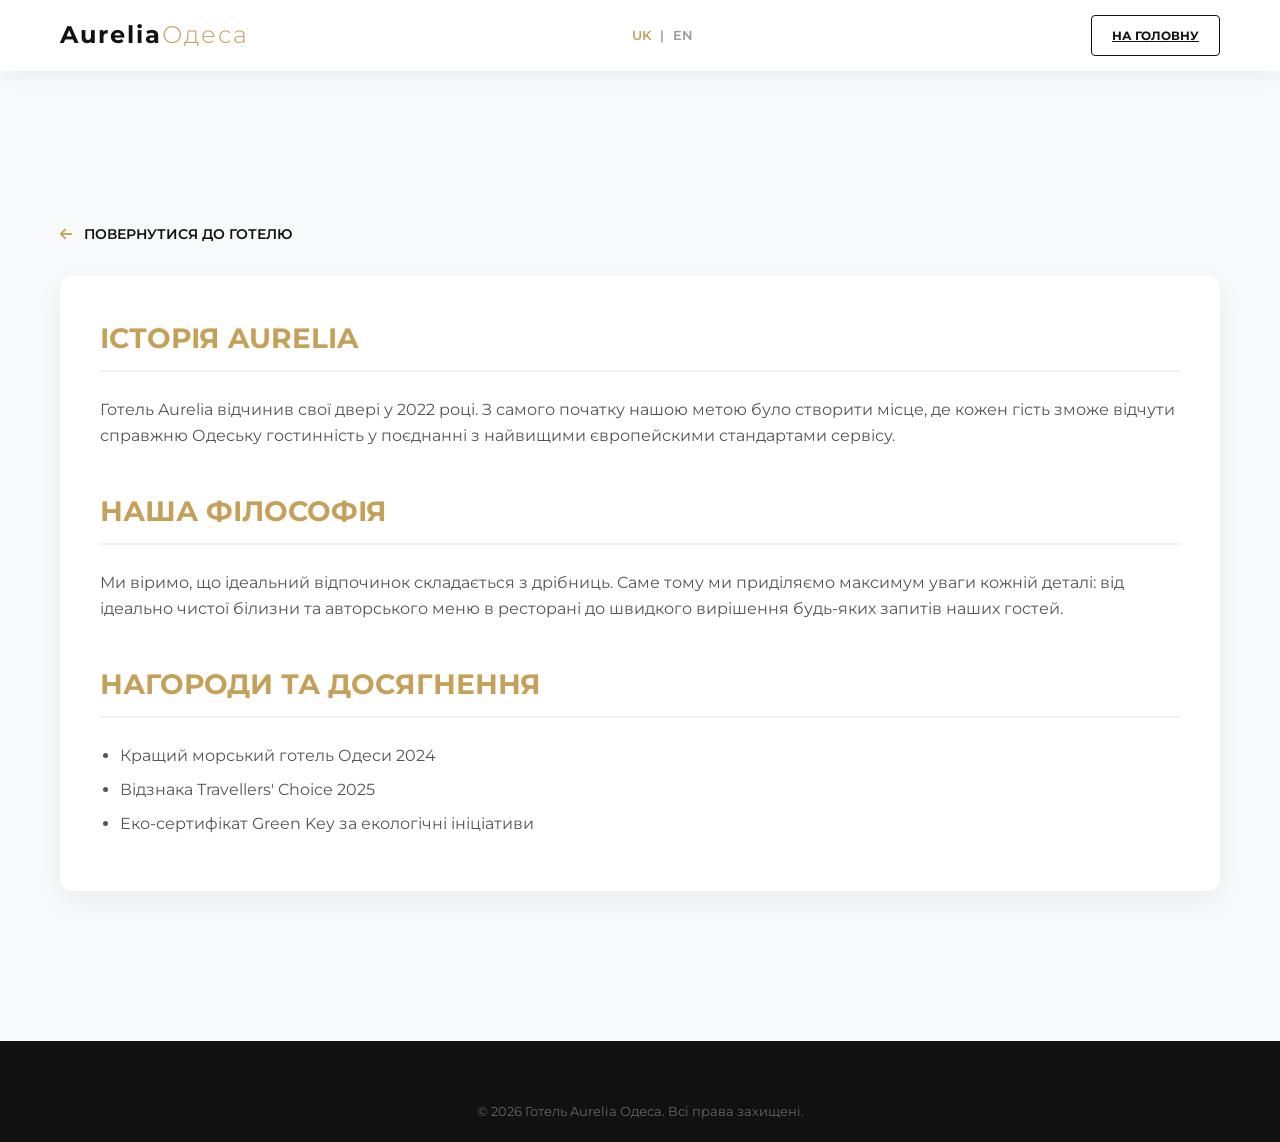
<file: about.html>
<!DOCTYPE html>
<html lang="uk">
<head>
    <meta charset="UTF-8">
    <meta name="viewport" content="width=device-width, initial-scale=1.0">
    <title>Про нас | Hotel Aurelia</title>
    <link href="https://fonts.googleapis.com/css2?family=Montserrat:wght@300;400;600;700&display=swap" rel="stylesheet">
    <link rel="stylesheet" href="https://cdnjs.cloudflare.com/ajax/libs/font-awesome/6.4.0/css/all.min.css">
    <link rel="stylesheet" href="style.css">
    <style>
        .info-page { padding-top: 150px; padding-bottom: 100px; }
        .info-block { background: #fff; padding: 40px; border-radius: 12px; box-shadow: 0 10px 30px rgba(0,0,0,0.05); margin-bottom: 50px; scroll-margin-top: 120px; }
        .info-block h2 { color: #c5a059; margin-bottom: 25px; font-size: 28px; text-transform: uppercase; border-bottom: 2px solid #f1f1f1; padding-bottom: 10px; }
        .info-block h3 { margin: 20px 0 10px 0; font-size: 18px; color: #111; }
        .info-block ul { margin-left: 20px; margin-bottom: 15px; color: #555; }
        .info-block li { margin-bottom: 8px; }
        .back-link { display: inline-block; margin-bottom: 30px; color: #111; text-decoration: none; font-weight: 600; text-transform: uppercase; font-size: 14px; transition: color 0.3s; }
        .back-link i { margin-right: 8px; color: #c5a059; }
        .back-link:hover { color: #c5a059; }
        @media (max-width: 768px) { .info-page { padding-top: 100px; } .info-block { padding: 25px; } .info-block h2 { font-size: 22px; } }
    </style>
</head>
<body class="bg-light">

    <header class="header" id="header" style="box-shadow: 0 5px 20px rgba(0,0,0,0.05); padding: 15px 0;">
        <div class="container nav-container">
            <div class="logo">
                <a href="index.html">Aurelia<span>Одеса</span></a>
            </div>
            
            <div class="header-actions">
                <div class="lang-switch">
                    <span id="lang-uk" class="active">UK</span> | <span id="lang-en">EN</span>
                </div>
            </div>
            <a href="index.html" class="btn-outline" style="padding: 10px 20px; font-size: 12px; margin-left: 15px;" data-i18n="info_home">На головну</a>
        </div>
    </header>

    <main class="container info-page">
        <a href="index.html" class="back-link"><i class="fas fa-arrow-left"></i> <span data-i18n="info_back">Повернутися до готелю</span></a>

        <div class="info-block">
            <h2 data-i18n="about_page_h2_1">Історія Aurelia</h2>
            <p style="color:#555; margin-bottom: 15px;" data-i18n="about_page_p_1">Готель Aurelia відчинив свої двері у 2022 році. З самого початку нашою метою було створити місце, де кожен гість зможе відчути справжню Одеську гостинність у поєднанні з найвищими європейскими стандартами сервісу.</p>
            
            <h2 data-i18n="about_page_h2_2" style="margin-top: 40px;">Наша філософія</h2>
            <p style="color:#555; margin-bottom: 15px;" data-i18n="about_page_p_2">Ми віримо, що ідеальний відпочинок складається з дрібниць. Саме тому ми приділяємо максимум уваги кожній деталі: від ідеально чистої білизни та авторського меню в ресторані до швидкого вирішення будь-яких запитів наших гостей.</p>
            
            <h2 data-i18n="about_page_h2_3" style="margin-top: 40px;">Нагороди та досягнення</h2>
            <ul>
                <li data-i18n="about_page_li_1">Кращий морський готель Одеси 2024</li>
                <li data-i18n="about_page_li_2">Відзнака Travellers' Choice 2025</li>
                <li data-i18n="about_page_li_3">Еко-сертифікат Green Key за екологічні ініціативи</li>
            </ul>
        </div>
    </main>

    <footer id="contacts" class="footer" style="padding: 40px 0 20px 0;">
        <div class="footer-bottom" style="border-top: none;">
            <p>© 2026 Готель Aurelia Одеса. Всі права захищені.</p>
        </div>
    </footer>

    <script src="script.js"></script>
</body>
</html>
</file>
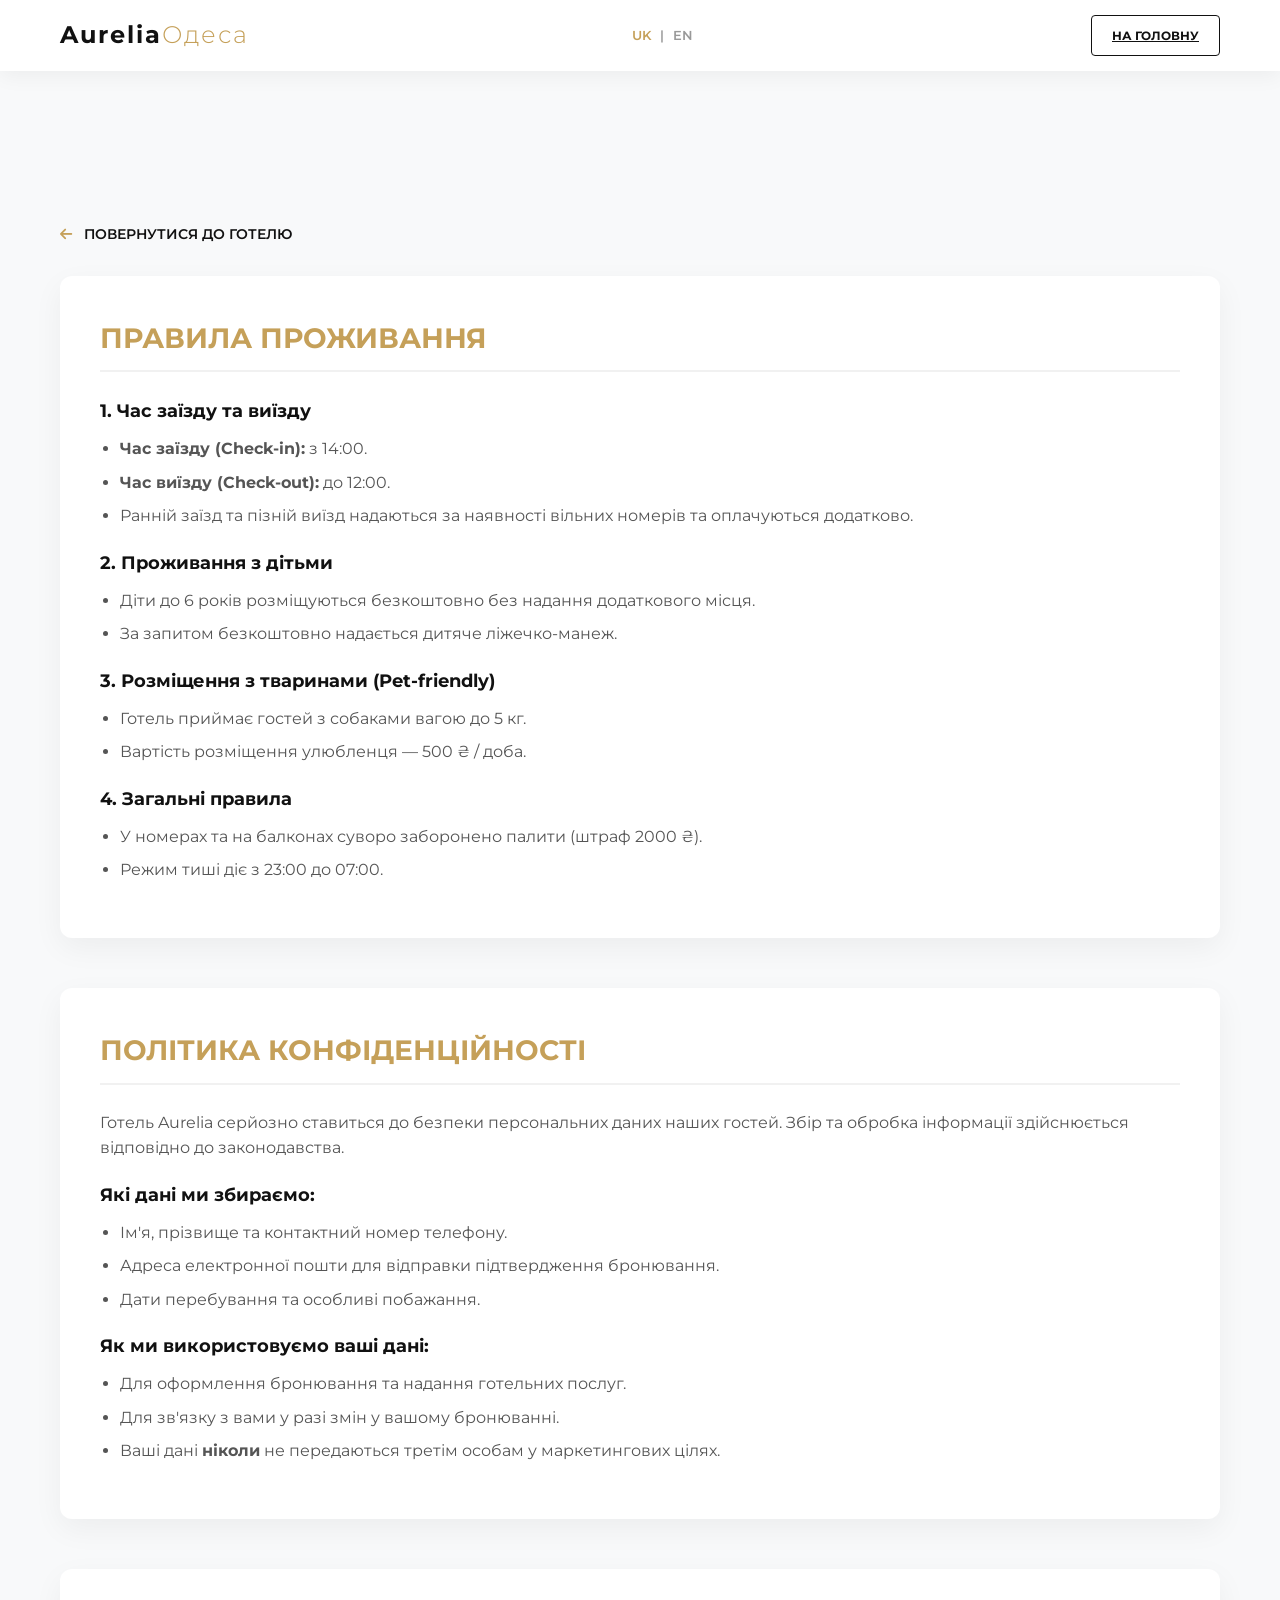
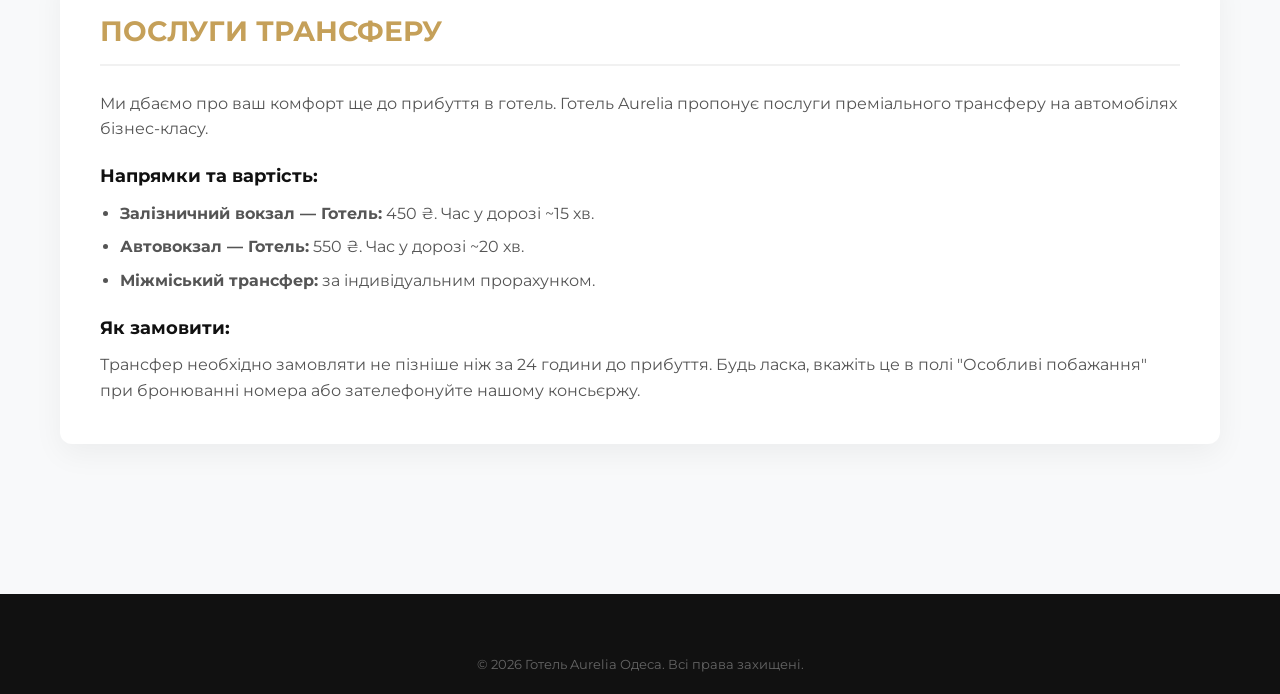
<file: info.html>
<!DOCTYPE html>
<html lang="uk">
<head>
    <meta charset="UTF-8">
    <meta name="viewport" content="width=device-width, initial-scale=1.0">
    <title>Інформація | Hotel Aurelia</title>
    <link href="https://fonts.googleapis.com/css2?family=Montserrat:wght@300;400;600;700&display=swap" rel="stylesheet">
    <link rel="stylesheet" href="https://cdnjs.cloudflare.com/ajax/libs/font-awesome/6.4.0/css/all.min.css">
    <link rel="stylesheet" href="style.css">
    <style>
        .info-page { padding-top: 150px; padding-bottom: 100px; }
        .info-block { background: #fff; padding: 40px; border-radius: 12px; box-shadow: 0 10px 30px rgba(0,0,0,0.05); margin-bottom: 50px; scroll-margin-top: 120px; }
        .info-block h2 { color: #c5a059; margin-bottom: 25px; font-size: 28px; text-transform: uppercase; border-bottom: 2px solid #f1f1f1; padding-bottom: 10px; }
        .info-block h3 { margin: 20px 0 10px 0; font-size: 18px; color: #111; }
        .info-block ul { margin-left: 20px; margin-bottom: 15px; color: #555; }
        .info-block li { margin-bottom: 8px; }
        .back-link { display: inline-block; margin-bottom: 30px; color: #111; text-decoration: none; font-weight: 600; text-transform: uppercase; font-size: 14px; transition: color 0.3s; }
        .back-link i { margin-right: 8px; color: #c5a059; }
        .back-link:hover { color: #c5a059; }
        @media (max-width: 768px) { .info-page { padding-top: 100px; } .info-block { padding: 25px; } .info-block h2 { font-size: 22px; } }
    </style>
</head>
<body class="bg-light">

    <header class="header" id="header" style="box-shadow: 0 5px 20px rgba(0,0,0,0.05); padding: 15px 0;">
        <div class="container nav-container">
            <div class="logo">
                <a href="index.html">Aurelia<span>Одеса</span></a>
            </div>
            
            <div class="header-actions">
                <div class="lang-switch">
                    <span id="lang-uk" class="active">UK</span> | <span id="lang-en">EN</span>
                </div>
            </div>
            <a href="index.html" class="btn-outline" style="padding: 10px 20px; font-size: 12px; margin-left: 15px;" data-i18n="info_home">На головну</a>
        </div>
    </header>

    <main class="container info-page">
        <a href="index.html" class="back-link"><i class="fas fa-arrow-left"></i> <span data-i18n="info_back">Повернутися до готелю</span></a>

        <div id="rules" class="info-block">
            <h2 data-i18n="rules_h2">Правила проживання</h2>
            <h3 data-i18n="rules_h3_1">1. Час заїзду та виїзду</h3>
            <ul>
                <li data-i18n="rules_li_1_1"><strong>Час заїзду (Check-in):</strong> з 14:00.</li>
                <li data-i18n="rules_li_1_2"><strong>Час виїзду (Check-out):</strong> до 12:00.</li>
                <li data-i18n="rules_li_1_3">Ранній заїзд та пізній виїзд надаються за наявності вільних номерів та оплачуються додатково.</li>
            </ul>
            <h3 data-i18n="rules_h3_2">2. Проживання з дітьми</h3>
            <ul>
                <li data-i18n="rules_li_2_1">Діти до 6 років розміщуються безкоштовно без надання додаткового місця.</li>
                <li data-i18n="rules_li_2_2">За запитом безкоштовно надається дитяче ліжечко-манеж.</li>
            </ul>
            <h3 data-i18n="rules_h3_3">3. Розміщення з тваринами (Pet-friendly)</h3>
            <ul>
                <li data-i18n="rules_li_3_1">Готель приймає гостей з собаками вагою до 5 кг.</li>
                <li data-i18n="rules_li_3_2">Вартість розміщення улюбленця — 500 ₴ / доба.</li>
            </ul>
            <h3 data-i18n="rules_h3_4">4. Загальні правила</h3>
            <ul>
                <li data-i18n="rules_li_4_1">У номерах та на балконах суворо заборонено палити (штраф 2000 ₴).</li>
                <li data-i18n="rules_li_4_2">Режим тиші діє з 23:00 до 07:00.</li>
            </ul>
        </div>

        <div id="privacy" class="info-block">
            <h2 data-i18n="priv_h2">Політика конфіденційності</h2>
            <p style="color:#555; margin-bottom: 15px;" data-i18n="priv_p1">Готель Aurelia серйозно ставиться до безпеки персональних даних наших гостей. Збір та обробка інформації здійснюється відповідно до законодавства.</p>
            <h3 data-i18n="priv_h3_1">Які дані ми збираємо:</h3>
            <ul>
                <li data-i18n="priv_li_1_1">Ім'я, прізвище та контактний номер телефону.</li>
                <li data-i18n="priv_li_1_2">Адреса електронної пошти для відправки підтвердження бронювання.</li>
                <li data-i18n="priv_li_1_3">Дати перебування та особливі побажання.</li>
            </ul>
            <h3 data-i18n="priv_h3_2">Як ми використовуємо ваші дані:</h3>
            <ul>
                <li data-i18n="priv_li_2_1">Для оформлення бронювання та надання готельних послуг.</li>
                <li data-i18n="priv_li_2_2">Для зв'язку з вами у разі змін у вашому бронюванні.</li>
                <li data-i18n="priv_li_2_3">Ваші дані <strong>ніколи</strong> не передаються третім особам у маркетингових цілях.</li>
            </ul>
        </div>

        <div id="transfer" class="info-block">
            <h2 data-i18n="trans_h2">Послуги Трансферу</h2>
            <p style="color:#555; margin-bottom: 15px;" data-i18n="trans_p1">Ми дбаємо про ваш комфорт ще до прибуття в готель. Готель Aurelia пропонує послуги преміального трансферу на автомобілях бізнес-класу.</p>
            <h3 data-i18n="trans_h3_1">Напрямки та вартість:</h3>
            <ul>
                <li data-i18n="trans_li_1_1"><strong>Залізничний вокзал — Готель:</strong> 450 ₴. Час у дорозі ~15 хв.</li>
                <li data-i18n="trans_li_1_2"><strong>Автовокзал — Готель:</strong> 550 ₴. Час у дорозі ~20 хв.</li>
                <li data-i18n="trans_li_1_3"><strong>Міжміський трансфер:</strong> за індивідуальним прорахунком.</li>
            </ul>
            <h3 data-i18n="trans_h3_2">Як замовити:</h3>
            <p style="color:#555;" data-i18n="trans_p2">Трансфер необхідно замовляти не пізніше ніж за 24 години до прибуття. Будь ласка, вкажіть це в полі "Особливі побажання" при бронюванні номера або зателефонуйте нашому консьєржу.</p>
        </div>
    </main>

    <footer id="contacts" class="footer" style="padding: 40px 0 20px 0;">
        <div class="footer-bottom" style="border-top: none;">
            <p>© 2026 Готель Aurelia Одеса. Всі права захищені.</p>
        </div>
    </footer>

    <script src="script.js"></script>
</body>
</html>
</file>
<file: style.css>
* { box-sizing: border-box; margin: 0; padding: 0; }

html, body { overflow-x: hidden; } 
body { font-family: 'Montserrat', sans-serif; color: #1a1a1a; background: #fff; scroll-behavior: smooth; line-height: 1.6; }

.container { max-width: 1200px; margin: 0 auto; padding: 0 20px; }
.section { padding: 100px 0; }
.bg-light { background-color: #f8f9fa; }
.section-title { text-align: center; text-transform: uppercase; margin-bottom: 50px; letter-spacing: 2px; font-size: 28px; }
.section-title.left-align { text-align: left; }

.btn-main, .btn-outline { padding: 15px 30px; cursor: pointer; font-weight: 700; text-transform: uppercase; transition: all 0.3s ease; border-radius: 4px; font-family: inherit; font-size: 13px; text-align: center; outline: none; }
.btn-main { background: #c5a059; color: #fff; border: none; }
.btn-main:hover { background: #111; }
.btn-outline { background: transparent; color: #111; border: 1px solid #111; }
.btn-outline:hover { background: #111; color: #fff; }
.btn-full { width: 100%; }

/* Header */
header { background: #fff; padding: 20px 0; position: sticky; top: 0; z-index: 1000; transition: all 0.3s ease; }
header.scrolled { box-shadow: 0 5px 20px rgba(0,0,0,0.05); padding: 15px 0; }
.nav-container { display: flex; justify-content: space-between; align-items: center; }
.logo a { font-weight: 700; font-size: 24px; color: #111; letter-spacing: 2px; text-decoration: none; }
.logo span { color: #c5a059; font-weight: 300; }
.desktop-nav ul { display: flex; list-style: none; gap: 30px; }
.desktop-nav a { text-decoration: none; color: #333; font-size: 13px; text-transform: uppercase; font-weight: 600; transition: color 0.3s; }
.desktop-nav a:hover { color: #c5a059; }

.header-actions { display: flex; align-items: center; gap: 15px; }
.lang-switch { font-size: 13px; font-weight: 600; color: #999; }
.lang-switch span { cursor: pointer; transition: color 0.3s; padding: 5px; }
.lang-switch span.active, .lang-switch span:hover { color: #c5a059; }

/* Mobile Menu */
.burger-menu { display: none; background: none; border: none; font-size: 24px; cursor: pointer; color: #111; }
.mobile-menu { display: none; position: fixed; top: 0; left: 0; width: 100%; height: 100vh; background: rgba(255, 255, 255, 0.98); z-index: 2000; flex-direction: column; justify-content: center; align-items: center; transform: translateX(100%); transition: transform 0.3s ease; }
.mobile-menu.active { transform: translateX(0); }
.close-menu { position: absolute; top: 30px; right: 30px; background: none; border: none; font-size: 30px; cursor: pointer; color: #111; }
.mobile-nav-links { list-style: none; text-align: center; }
.mobile-nav-links li { margin: 20px 0; }
.mobile-nav-links a { text-decoration: none; color: #111; font-size: 24px; font-weight: 600; text-transform: uppercase; }

/* Hero Slider */
.hero { height: 90vh; position: relative; display: flex; align-items: center; justify-content: center; color: #fff; background-color: #2a2a2a; background-image: url('https://kirillovka.ks.ua/wp-content/uploads/2018/11/odessa-13-aleksey-chumak.jpg'); background-size: cover; background-position: center; transition: background-image 1s ease-in-out; }
.hero-overlay { position: absolute; top: 0; left: 0; width: 100%; height: 100%; background: linear-gradient(rgba(0,0,0,0.3), rgba(0,0,0,0.7)); z-index: 1; }
.hero-content { position: relative; z-index: 2; max-width: 1000px; text-align: center; width: 100%; padding: 0 20px; }
.hero h1 { font-size: 52px; text-transform: uppercase; letter-spacing: 4px; margin-bottom: 15px; text-shadow: 0 2px 10px rgba(0,0,0,0.5); }
.hero p { font-size: 18px; margin-bottom: 40px; text-shadow: 0 2px 5px rgba(0,0,0,0.5); }

/* Booking Widget */
.booking-widget { background: #fff; padding: 25px; border-radius: 12px; display: flex; gap: 15px; box-shadow: 0 20px 50px rgba(0,0,0,0.3); color: #333; flex-wrap: nowrap; align-items: flex-end; justify-content: space-between; }
.b-input-group { display: flex; gap: 15px; flex: 1; }
.b-input { display: flex; flex-direction: column; text-align: left; flex: 1; }
.b-input label { font-size: 11px; font-weight: 700; text-transform: uppercase; color: #666; margin-bottom: 8px; }
.b-input label i { color: #c5a059; margin-right: 5px; }
.b-input input { padding: 12px; border: 1px solid #ddd; border-radius: 6px; font-family: inherit; font-size: 14px; outline: none; transition: border 0.3s; -webkit-appearance: none; }
.b-input input:focus { border-color: #c5a059; }
.promo-input { flex: 0.8; }

/* TOAST NOTIFICATIONS */
.toast-container { position: fixed; top: 80px; right: 20px; z-index: 9999; }
.toast { background: #111; color: #fff; padding: 15px 25px; border-radius: 8px; margin-bottom: 10px; box-shadow: 0 5px 15px rgba(0,0,0,0.3); border-left: 4px solid #c5a059; display: flex; align-items: center; gap: 10px; animation: slideIn 0.5s ease-out; }
@keyframes slideIn { from { transform: translateX(100%); opacity: 0; } to { transform: translateX(0); opacity: 1; } }
.toast.fade-out { animation: fadeOut 0.5s forwards; }
@keyframes fadeOut { to { opacity: 0; transform: translateX(100%); } }

/* About */
.about-grid { display: grid; grid-template-columns: 1fr 1fr; gap: 50px; align-items: center; }
.about-text p { margin-bottom: 20px; color: #555; }
.about-features { display: flex; flex-wrap: wrap; gap: 20px; margin-top: 30px; }
.about-features span { font-weight: 600; font-size: 14px; }
.about-features i { color: #c5a059; margin-right: 8px; }
.glowing-wrapper { position: relative; z-index: 1; }
.glowing-wrapper::before { content: ""; position: absolute; top: -10px; left: -10px; right: -10px; bottom: -10px; background: #c5a059; filter: blur(25px); opacity: 0.4; z-index: -1; border-radius: 12px; transition: opacity 0.4s ease; }
.glowing-wrapper:hover::before { opacity: 0.6; }
.glowing-wrapper img { width: 100%; border-radius: 12px; display: block; box-shadow: 0 10px 30px rgba(0,0,0,0.2); }

/* Filters */
.room-filters { display: flex; justify-content: flex-end; margin-bottom: 30px; padding-right: 40px; }
.filter-group { display: flex; align-items: center; gap: 15px; }
.filter-group label { font-weight: 600; font-size: 14px; color: #333; }
.filter-group select { padding: 10px 15px; border: 1px solid #ddd; border-radius: 6px; font-family: inherit; font-size: 14px; outline: none; cursor: pointer; }

/* Карусель номерів та відгуків */
.rooms-carousel-wrapper, .reviews-carousel-wrapper { position: relative; padding: 0 60px; }
.rooms-track, .reviews-track { display: flex; gap: 30px; overflow-x: auto; scroll-behavior: smooth; scrollbar-width: none; padding: 10px 0; scroll-snap-type: x mandatory; }
.rooms-track::-webkit-scrollbar, .reviews-track::-webkit-scrollbar { display: none; }
.room-card, .review-card { background: #fff; border: 1px solid #eee; border-radius: 12px; overflow: hidden; transition: transform 0.4s, box-shadow 0.4s; position: relative; flex: 0 0 calc(33.333% - 20px); min-width: 320px; scroll-snap-align: start; }
.room-card:hover, .review-card:hover { transform: translateY(-10px); box-shadow: 0 15px 40px rgba(0,0,0,0.08); }
.room-img { height: 250px; background-size: cover; background-position: center; position: relative; cursor: pointer; }

/* Кнопки керування каруселями */
.carousel-btn { position: absolute; top: 50%; transform: translateY(-50%); width: 50px; height: 50px; background: #fff; border: 1px solid #eee; border-radius: 50%; color: #c5a059; font-size: 20px; cursor: pointer; display: flex; align-items: center; justify-content: center; box-shadow: 0 5px 15px rgba(0,0,0,0.1); transition: all 0.3s ease; z-index: 10; }
.carousel-btn:hover { background: #c5a059; color: #fff; border-color: #c5a059; }
.prev-btn { left: 5px; } 
.next-btn { right: 5px; } 

/* Бейджі статусу та стрічка знижки */
.badge { position: absolute; top: 15px; right: 15px; background: #c5a059; color: #fff; padding: 6px 15px; font-size: 12px; font-weight: 700; text-transform: uppercase; border-radius: 6px; z-index: 5; box-shadow: 0 4px 10px rgba(0,0,0,0.2); }
.badge.premium { background: #111; }
.discount-ribbon { position: absolute; top: 15px; left: 0; background: #e74c3c; color: #fff; padding: 6px 15px; font-size: 14px; font-weight: 700; border-radius: 0 6px 6px 0; z-index: 10; box-shadow: 2px 2px 10px rgba(231, 76, 60, 0.4); animation: popIn 0.4s ease-out; }
@keyframes popIn { 0% { transform: translateX(-10px); opacity: 0; } 100% { transform: translateX(0); opacity: 1; } }

.room-info { padding: 25px; }
.room-info h3 { font-size: 20px; margin-bottom: 15px; }
.room-amenities { display: flex; gap: 15px; font-size: 13px; color: #666; margin-bottom: 15px; flex-wrap: wrap; }
.room-amenities i { color: #c5a059; }
.room-info p { font-size: 14px; color: #555; margin-bottom: 20px; }
.room-footer { display: flex; justify-content: space-between; align-items: center; border-top: 1px solid #eee; padding-top: 20px; }
.price { font-weight: 700; font-size: 18px; color: #111; display: flex; align-items: center; flex-wrap: wrap; gap: 5px; }
.price span { font-size: 12px; color: #999; font-weight: 400; }

/* ОНОВЛЕНІ ПОСЛУГИ */
.services-premium-grid { display: grid; grid-template-columns: repeat(4, 1fr); gap: 30px; }
.srv-card { height: 350px; border-radius: 12px; background-size: cover; background-position: center; position: relative; overflow: hidden; color: #fff; transition: transform 0.4s, box-shadow 0.4s; }
.srv-card::before { content: ''; position: absolute; inset: 0; background: linear-gradient(to top, rgba(0,0,0,0.9) 0%, rgba(0,0,0,0.2) 100%); transition: background 0.4s; }
.srv-card:hover { transform: translateY(-10px); box-shadow: 0 15px 40px rgba(0,0,0,0.3); }
.srv-card:hover::before { background: linear-gradient(to top, rgba(197,160,89,0.95) 0%, rgba(0,0,0,0.3) 100%); }
.srv-content { position: absolute; bottom: 0; left: 0; width: 100%; padding: 30px; z-index: 2; transition: transform 0.4s; }
.srv-content i { font-size: 30px; color: #c5a059; margin-bottom: 15px; display: block; transition: color 0.4s;}
.srv-card:hover .srv-content i { color: #fff; }
.srv-content h3 { font-size: 20px; margin-bottom: 10px; }
.srv-content p { font-size: 13px; opacity: 0.9; }

/* Offers & Feedback */
.offers-grid { display: grid; grid-template-columns: repeat(auto-fit, minmax(300px, 1fr)); gap: 30px; }
.offer-card { background: #f8f9fa; padding: 40px; border-radius: 12px; text-align: center; border-bottom: 3px solid #c5a059; box-shadow: 0 5px 20px rgba(0,0,0,0.03); }
.offer-card h3 { margin-bottom: 15px; }
.offer-card p { margin-bottom: 25px; color: #555; }

.feedback-box { background: #f8f9fa; padding: 50px; border-radius: 12px; display: grid; grid-template-columns: 1fr 1fr; gap: 50px; align-items: center; }
.feedback-text h2 { margin-bottom: 15px; }
.feedback-form { display: flex; flex-direction: column; gap: 15px; }
.feedback-form input, .feedback-form textarea { padding: 15px; border: 1px solid #ddd; border-radius: 6px; font-family: inherit; font-size: 14px; outline: none; }
.feedback-form input:focus, .feedback-form textarea:focus { border-color: #c5a059; }

/* Gallery */
.gallery-grid { display: grid; grid-template-columns: repeat(auto-fit, minmax(260px, 1fr)); gap: 20px; }
.gallery-img-wrap { overflow: hidden; border-radius: 12px; border: 2px solid transparent; box-shadow: 0 5px 15px rgba(0,0,0,0.1); transition: all 0.4s ease; position: relative; }
.gallery-img-wrap:hover { border-color: #c5a059; box-shadow: 0 10px 30px rgba(197, 160, 89, 0.5); transform: translateY(-5px); }
.gallery-img-wrap img { width: 100%; height: 250px; object-fit: cover; display: block; transition: transform 0.4s ease; cursor: pointer; }
.gallery-img-wrap:hover img { transform: scale(1.05); }

/* Відгуки */
.review-card { padding: 45px 35px; } 
.rev-header { display: flex; align-items: center; margin-bottom: 25px; position: relative; }
.rev-avatar { width: 50px; height: 50px; border-radius: 50%; color: #fff; display: flex; align-items: center; justify-content: center; font-size: 22px; font-weight: 700; margin-right: 15px; }
.rev-info h4 { font-size: 17px; margin-bottom: 8px; }
.stars { color: #fbbc04; font-size: 15px; }
.google-icon { position: absolute; right: 0; top: 0; font-size: 26px; color: #4285F4; opacity: 0.8; }
.review-card p { font-size: 15px; color: #555; font-style: italic; line-height: 1.8; } 

/* СТИЛІ КАБІНЕТУ */
.dashboard-tabs { display: flex; border-bottom: 2px solid #eee; margin-bottom: 25px; overflow-x: auto; scrollbar-width: none; }
.dashboard-tabs::-webkit-scrollbar { display: none; }
.dash-tab { background: none; border: none; padding: 10px 20px; font-size: 16px; font-weight: 600; color: #999; cursor: pointer; border-bottom: 2px solid transparent; margin-bottom: -2px; transition: all 0.3s; white-space: nowrap; }
.dash-tab:hover { color: #111; }
.dash-tab.active { color: #c5a059; border-bottom-color: #c5a059; }
.dash-pane { display: none; animation: fadeIn 0.4s ease; text-align: left; }
.dash-pane.active { display: block; }
@keyframes fadeIn { from { opacity: 0; transform: translateY(5px); } to { opacity: 1; transform: translateY(0); } }
.order-item { border: 1px solid #eee; border-left: 4px solid #c5a059; padding: 20px; border-radius: 8px; margin-bottom: 15px; background: #fafafa; }
.review-item { border: 1px solid #eee; padding: 20px; border-radius: 8px; margin-bottom: 15px; background: #fafafa; }

/* Footer */
footer { background: #111; color: #fff; padding: 80px 0 20px 0; }
.footer-grid { display: grid; grid-template-columns: repeat(auto-fit, minmax(200px, 1fr)); gap: 40px; margin-bottom: 60px; }
.footer-logo { font-weight: 700; font-size: 24px; letter-spacing: 2px; margin-bottom: 20px; }
.footer-logo span { color: #c5a059; }
.footer-col p { color: #aaa; font-size: 14px; margin-bottom: 20px; }
.social-links a { display: inline-flex; align-items: center; justify-content: center; width: 40px; height: 40px; background: #222; color: #fff; border-radius: 50%; margin-right: 10px; text-decoration: none; transition: background 0.3s; }
.social-links a:hover { background: #c5a059; }
.footer-col h4 { margin-bottom: 20px; font-size: 16px; text-transform: uppercase; }
.footer-col ul { list-style: none; }
.footer-col ul li { margin-bottom: 15px; color: #aaa; font-size: 14px; }
.footer-col ul li i { margin-right: 10px; color: #c5a059; }
.footer-col ul a { color: #aaa; text-decoration: none; transition: color 0.3s; }
.footer-col ul a:hover { color: #c5a059; }
.footer-bottom { text-align: center; padding-top: 20px; border-top: 1px solid #333; color: #666; font-size: 13px; }

/* Modals */
.modal { display: none; position: fixed; z-index: 2000; left: 0; top: 0; width: 100%; height: 100%; background: rgba(0,0,0,0.8); align-items: center; justify-content: center; }
.modal-body { background: #fff; width: 100%; max-width: 600px; padding: 40px; position: relative; border-radius: 12px; max-height: 90vh; overflow-y: auto; }
.close-modal { position: absolute; right: 25px; top: 20px; font-size: 30px; cursor: pointer; color: #999; transition: color 0.3s; z-index: 2001; }
.close-modal:hover { color: #111; }
.modal-header h2 { margin-bottom: 5px; }
.modal-header p { color: #666; font-size: 14px; margin-bottom: 20px; }
.checkout-form { margin-top: 20px; }
.form-row { display: flex; gap: 15px; }
.f-group { display: flex; flex-direction: column; margin-bottom: 20px; flex: 1; }
.f-group label { font-size: 11px; font-weight: 700; text-transform: uppercase; margin-bottom: 8px; color: #555; }
.f-group input, .f-group textarea { padding: 12px; border: 1px solid #ddd; border-radius: 6px; font-family: inherit; outline: none; -webkit-appearance: none; }
.f-group input:focus, .f-group textarea:focus { border-color: #c5a059; }
.checkbox-group { display: flex; align-items: flex-start; gap: 10px; margin-bottom: 25px; }
.checkbox-group label { font-size: 12px; color: #666; }
.checkbox-group a { color: #c5a059; text-decoration: none; }
.booking-summary-box { background: #f8f9fa; padding: 20px; border-radius: 8px; border-left: 4px solid #c5a059; margin-bottom: 20px; }
.b-summary-row { display: flex; justify-content: space-between; margin-bottom: 10px; color: #555; font-size: 14px;}
.b-summary-total { display: flex; justify-content: space-between; font-size: 1.2rem; color: #333; font-weight: bold; margin-top: 15px; padding-top: 15px; border-top: 1px solid #ddd;}

/* Mobile Optimization */
@media (max-width: 992px) { 
    .booking-widget { flex-direction: column; align-items: stretch; } 
    .b-input-group { flex-direction: column; } 
    .btn-main { width: 100%; margin-top: 10px; }
    .about-grid, .feedback-box { grid-template-columns: 1fr; }
    .room-card, .review-card { flex: 0 0 calc(50% - 15px); }
    .services-premium-grid { grid-template-columns: repeat(2, 1fr); }
}
@media (max-width: 768px) { 
    .desktop-nav, #btn-login { display: none; } 
    .burger-menu { display: block; } 
    .hero h1 { font-size: 32px; } 
    .hero p { font-size: 16px; } 
    .section { padding: 60px 0; }
    .form-row { flex-direction: column; gap: 0; } 
    .modal-body { padding: 30px 20px; margin: 15px; width: calc(100% - 30px); } 
    .feedback-box { padding: 30px 20px; }
    
    .rooms-carousel-wrapper, .reviews-carousel-wrapper { padding: 0 10px; } 
    .room-card, .review-card { flex: 0 0 100%; min-width: 100%; }
    .carousel-btn { width: 35px; height: 35px; font-size: 14px; }
    .prev-btn { left: 5px; }
    .next-btn { right: 5px; }
    
    .room-filters { padding-right: 10px; justify-content: center; }
    .services-premium-grid { grid-template-columns: 1fr; }
}
</file>
